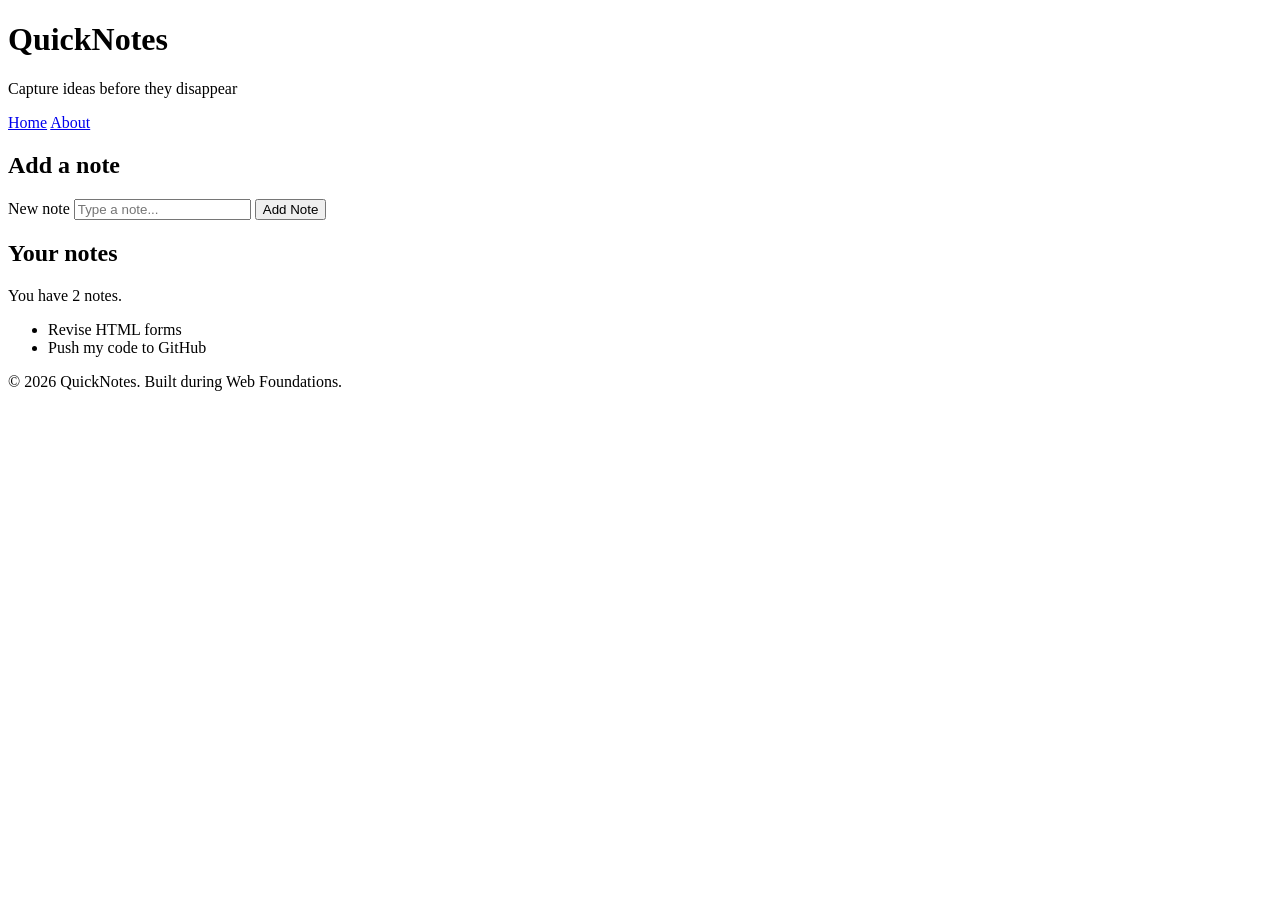
<file: day1/index.html>
<!DOCTYPE html>
<html lang="en">
  <head>
    <meta charset="UTF-8" />
    <meta name="viewport" content="width=device-width, initial-scale=1.0" />
    <title>QuickNotes</title>
  </head>
  <body>
    <header>
      <h1>QuickNotes</h1>
      <p>Capture ideas before they disappear</p>
      <nav>
        <a href="index.html">Home</a>
        <a href="about.html">About</a>
      </nav>
    </header>
 
    <main>
      <section>
        <h2>Add a note</h2>
        <form id="note-form">
          <label for="note-input">New note</label>
          <input type="text" id="note-input" placeholder="Type a note..." />
          <button type="submit">Add Note</button>
        </form>
      </section>
 
      <section>
        <h2>Your notes</h2>
        <p id="note-count">You have 2 notes.</p>
        <ul id="notes-list">
          <li>Revise HTML forms</li>
          <li>Push my code to GitHub</li>
        </ul>
      </section>
    </main>
 
    <footer>
      <p>&copy; 2026 QuickNotes. Built during Web Foundations.</p>
    </footer>
  </body>
</html>
</file>
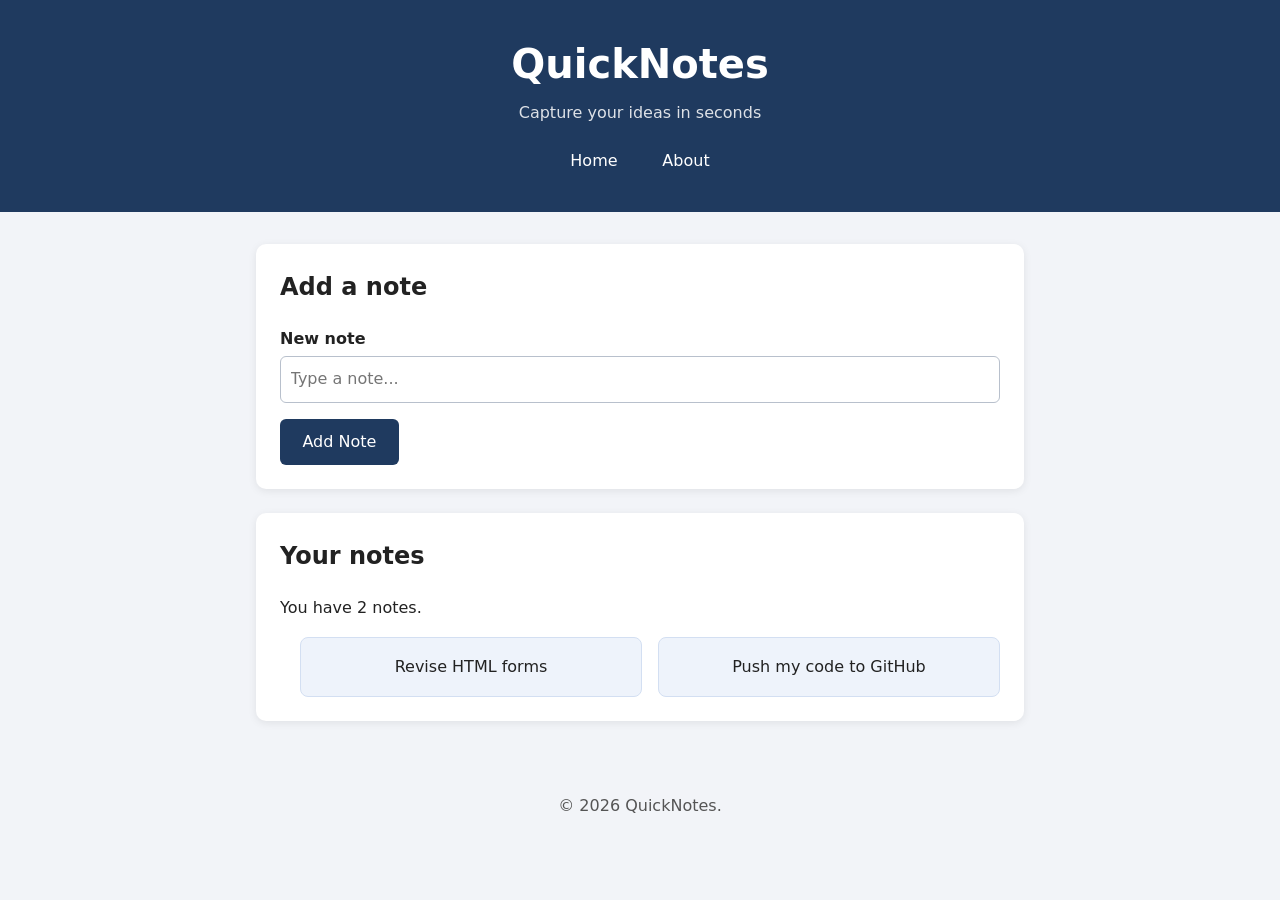
<file: day2/index.html>
<!DOCTYPE html>
<html lang="en">
  <head>
    <meta charset="UTF-8" />
    <meta name="viewport" content="width=device-width, initial-scale=1.0" />
    <title>QuickNotes</title>
    <link rel="stylesheet" href="style.css" />
  </head>
  <body>
    <header>
      <h1>QuickNotes</h1>
      <p>Capture your ideas in seconds</p>
      <nav>
        <a href="index.html">Home</a>
        <a href="about.html">About</a>
      </nav>
    </header>
 
    <main>
      <section>
        <h2>Add a note</h2>
        <form id="note-form">
          <label for="note-input">New note</label>
          <input type="text" id="note-input" placeholder="Type a note..." />
          <button type="submit">Add Note</button>
        </form>
      </section>
 
      <section>
        <h2>Your notes</h2>
        <p id="note-count">You have 2 notes.</p>
        <ul class="features" id="notes-list">
          <li>Revise HTML forms</li>
          <li>Push my code to GitHub</li>
        </ul>
      </section>
    </main>
 
    <footer>
      <p>&copy; 2026 QuickNotes.</p>
    </footer>
  </body>
</html>
</file>
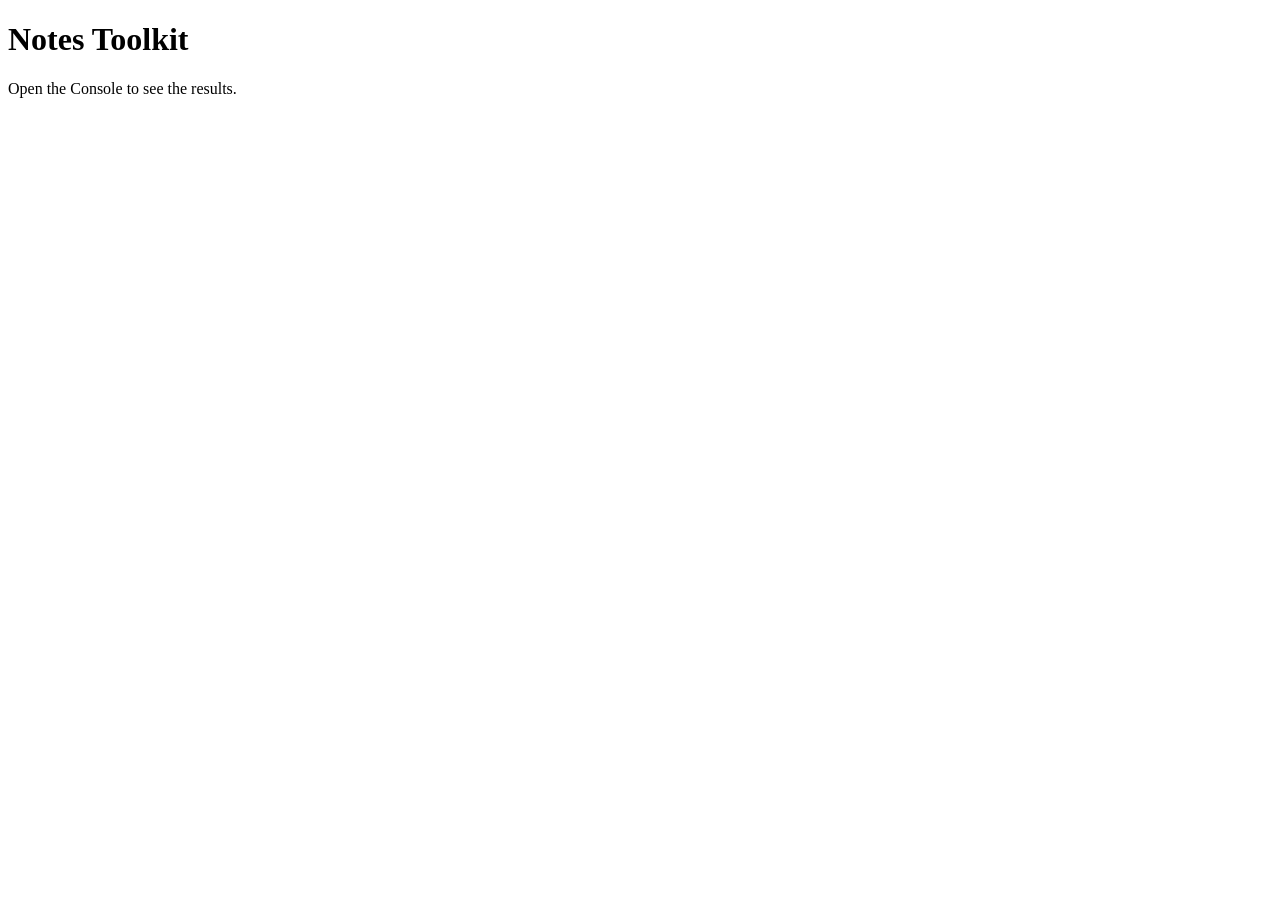
<file: day3/index.html>
<!DOCTYPE html>
<html lang="en">
<head>
  <meta charset="UTF-8">
  <meta name="viewport" content="width=device-width, initial-scale=1.0">
  <title>Notes Toolkit</title>
  <script src="script.js" defer></script>
</head>
<body>
  <h1>Notes Toolkit</h1>
  <p>Open the Console to see the results.</p>
</body>
</html>
</file>
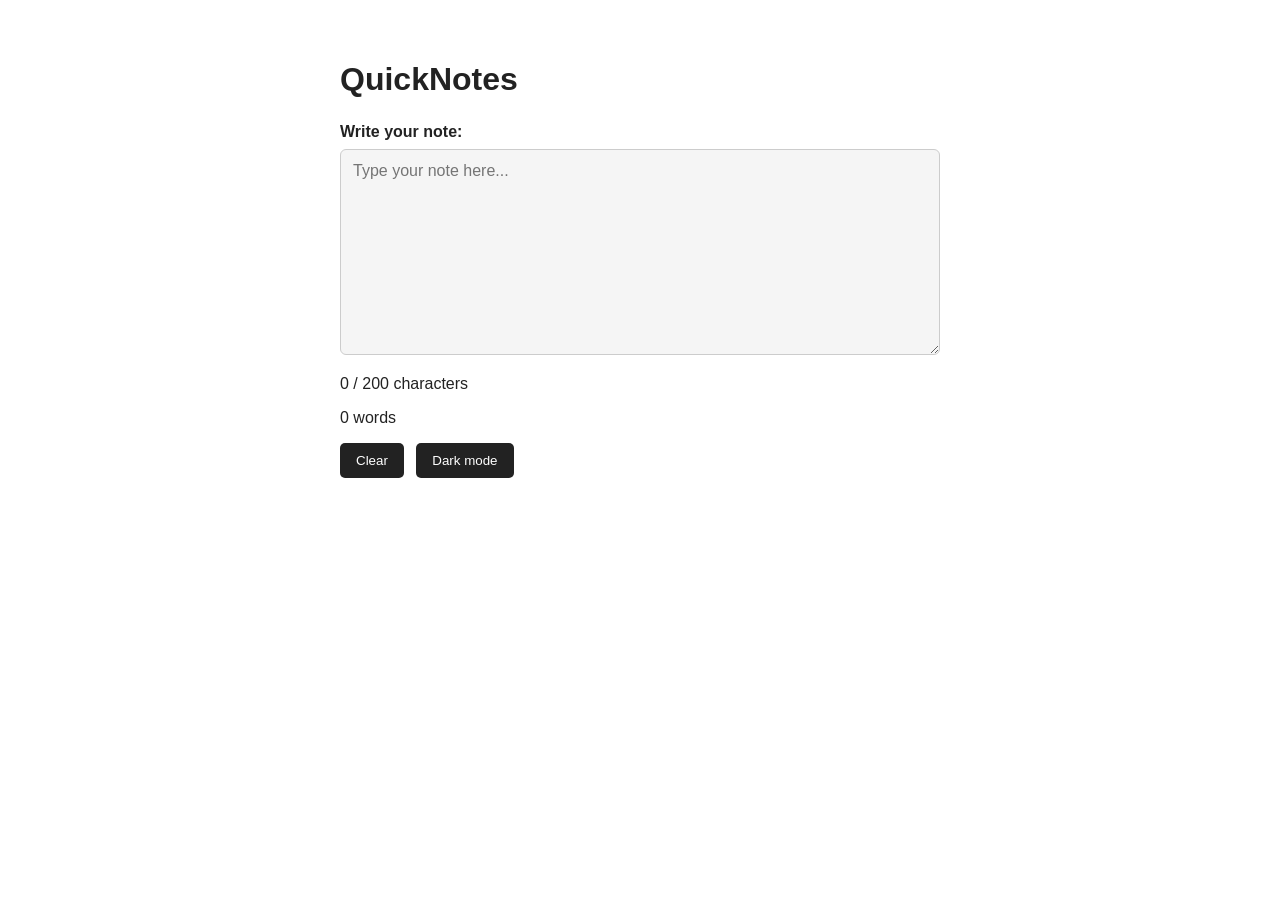
<file: day4/index.html>
<!DOCTYPE html>
<html lang="en">
<head>
  <meta charset="UTF-8">
  <meta name="viewport" content="width=device-width, initial-scale=1.0">
  <title>QuickNotes</title>

  <link rel="stylesheet" href="style.css">
  <script src="script.js" defer></script>
</head>

<body>
  <main>
    <h1>QuickNotes</h1>

    <label for="note-text">Write your note:</label>

    <textarea
      id="note-text"
      rows="10"
      placeholder="Type your note here..."
    ></textarea>

    <p id="char-count">0 / 200 characters</p>
    <p id="word-count">0 words</p>

    <button id="clear-btn" type="button">Clear</button>
    <button id="theme-toggle" type="button">Dark mode</button>
  </main>
</body>
</html>
</file>
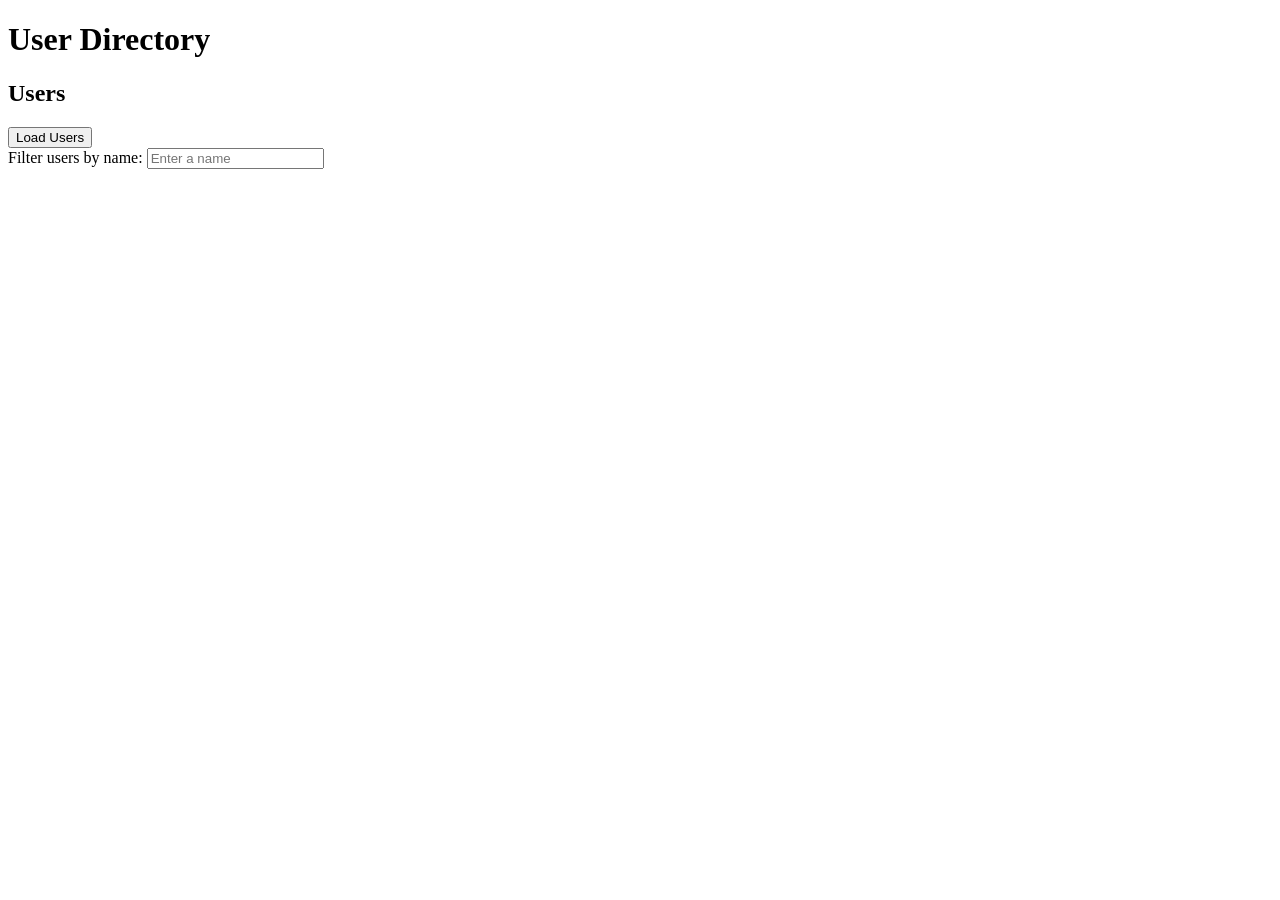
<file: day5/index.html>
<!DOCTYPE html>
<html lang="en">

<head>
  <meta charset="UTF-8">
  <meta name="viewport" content="width=device-width, initial-scale=1.0">

  <title>User Directory</title>

  <script src="users.js" defer></script>
</head>

<body>

  <header>
    <h1>User Directory</h1>
  </header>

  <main>

    <section>
      <h2>Users</h2>

      <button id="load-users" type="button">
        Load Users
      </button>

      <div>
        <label for="filter-input">
          Filter users by name:
        </label>

        <input
          type="text"
          id="filter-input"
          placeholder="Enter a name"
        >
      </div>

      <p id="status"></p>

      <ul id="users-list"></ul>

    </section>

  </main>

</body>

</html>
</file>
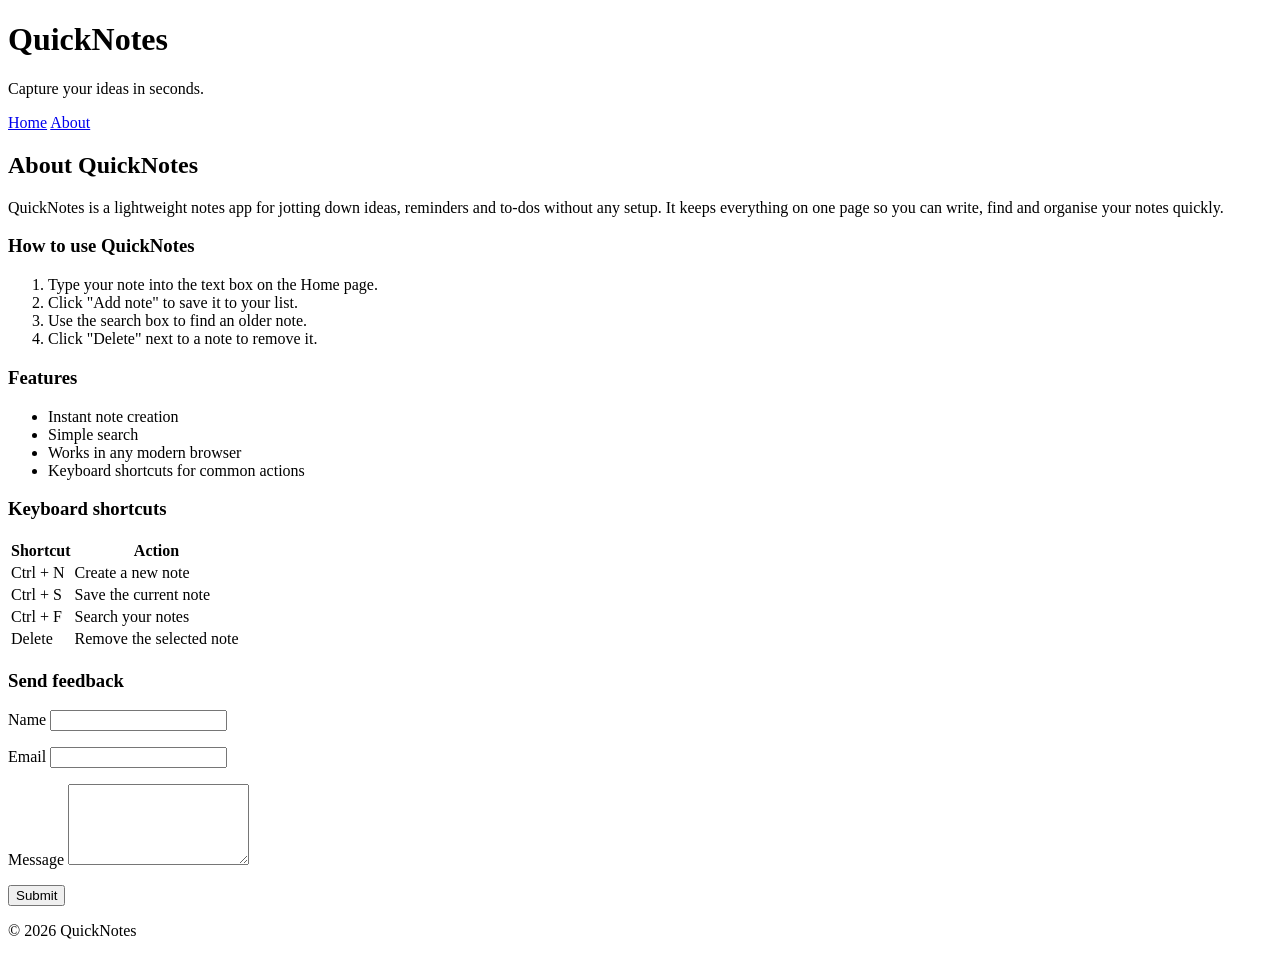
<file: day1/about.html>
<!DOCTYPE html>
<html lang="en">
<head>
  <meta charset="UTF-8">
  <meta name="viewport" content="width=device-width, initial-scale=1.0">
  <title>About QuickNotes</title>
</head>
<body>
  <header>
    <h1>QuickNotes</h1>
    <p>Capture your ideas in seconds.</p>
    <nav>
      <a href="index.html">Home</a>
      <a href="about.html">About</a>
    </nav>
  </header>

  <main>
    <h2>About QuickNotes</h2>
    <p>
      QuickNotes is a lightweight notes app for jotting down ideas, reminders
      and to-dos without any setup. It keeps everything on one page so you can
      write, find and organise your notes quickly.
    </p>

    <section>
      <h3>How to use QuickNotes</h3>
      <ol>
        <li>Type your note into the text box on the Home page.</li>
        <li>Click "Add note" to save it to your list.</li>
        <li>Use the search box to find an older note.</li>
        <li>Click "Delete" next to a note to remove it.</li>
      </ol>
    </section>

    <section>
      <h3>Features</h3>
      <ul>
        <li>Instant note creation</li>
        <li>Simple search</li>
        <li>Works in any modern browser</li>
        <li>Keyboard shortcuts for common actions</li>
      </ul>
    </section>

    <section>
      <h3>Keyboard shortcuts</h3>
      <table>
        <thead>
          <tr>
            <th>Shortcut</th>
            <th>Action</th>
          </tr>
        </thead>
        <tbody>
          <tr>
            <td>Ctrl + N</td>
            <td>Create a new note</td>
          </tr>
          <tr>
            <td>Ctrl + S</td>
            <td>Save the current note</td>
          </tr>
          <tr>
            <td>Ctrl + F</td>
            <td>Search your notes</td>
          </tr>
          <tr>
            <td>Delete</td>
            <td>Remove the selected note</td>
          </tr>
        </tbody>
      </table>
    </section>

    <section>
      <h3>Send feedback</h3>
      <form action="#" method="post">
        <p>
          <label for="name">Name</label>
          <input type="text" id="name" name="name">
        </p>
        <p>
          <label for="email">Email</label>
          <input type="email" id="email" name="email">
        </p>
        <p>
          <label for="message">Message</label>
          <textarea id="message" name="message" rows="5"></textarea>
        </p>
        <button type="submit">Submit</button>
      </form>
    </section>
  </main>

  <footer>
    <p>&copy; 2026 QuickNotes</p>
  </footer>
</body>
</html>
</file>
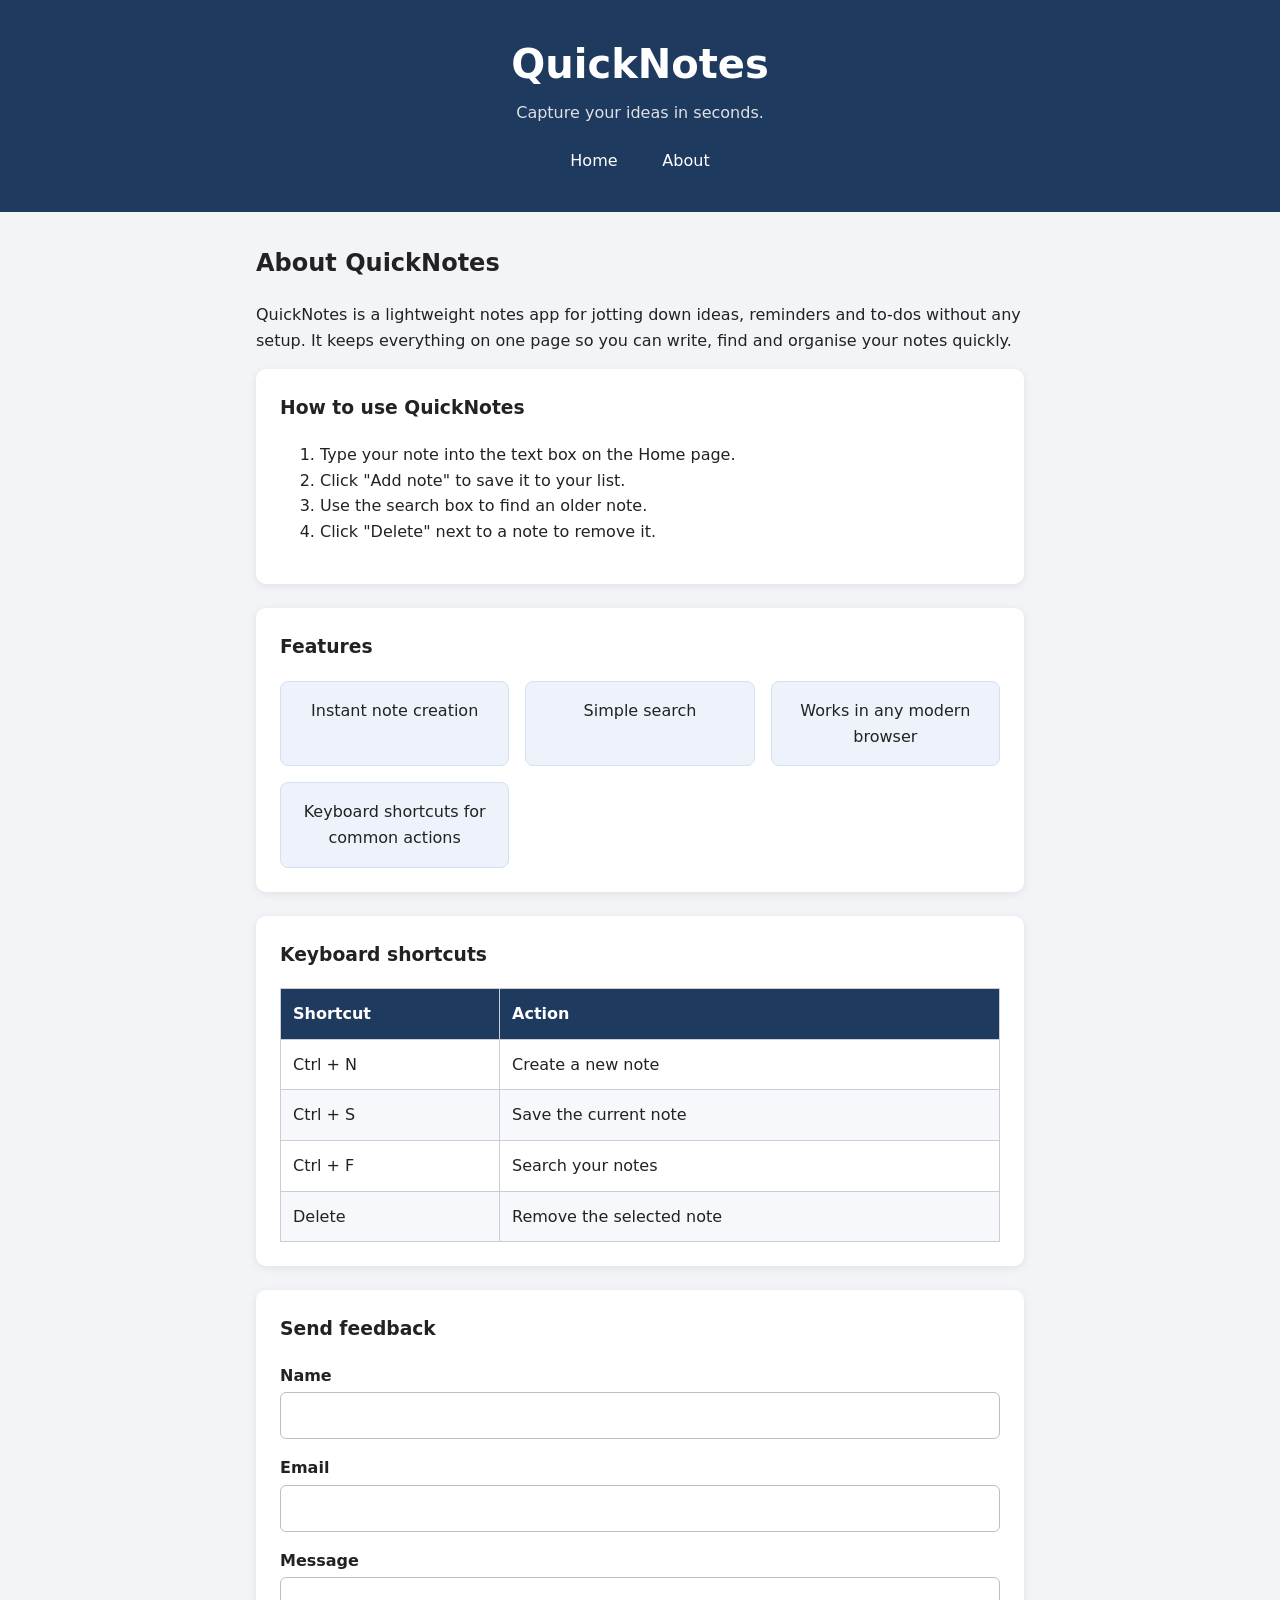
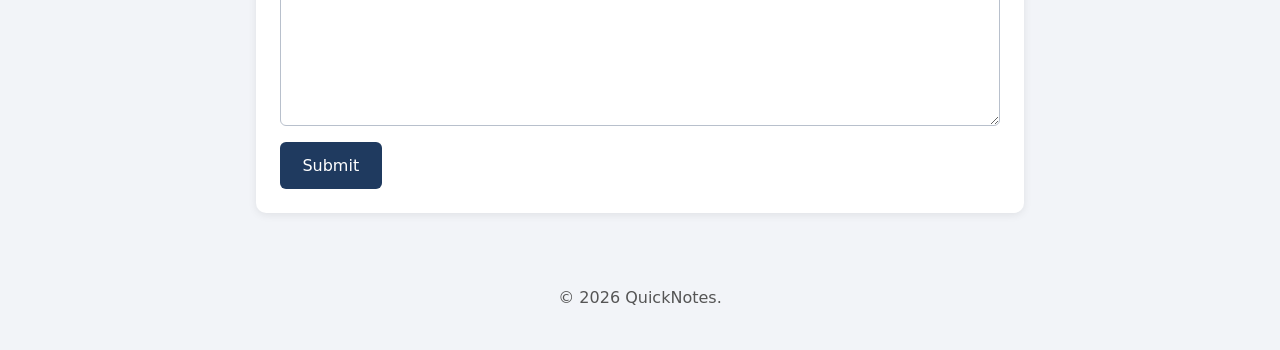
<file: day2/about.html>
<!DOCTYPE html>
<html lang="en">
<head>
  <meta charset="UTF-8">
  <meta name="viewport" content="width=device-width, initial-scale=1.0">
  <title>About QuickNotes</title>
  <link rel="stylesheet" href="style.css">
</head>
<body>
  <header>
    <h1>QuickNotes</h1>
    <p>Capture your ideas in seconds.</p>
    <nav>
      <a href="index.html">Home</a>
      <a href="about.html">About</a>
    </nav>
  </header>

  <main>
    <h2>About QuickNotes</h2>
    <p>
      QuickNotes is a lightweight notes app for jotting down ideas, reminders
      and to-dos without any setup. It keeps everything on one page so you can
      write, find and organise your notes quickly.
    </p>

    <section>
      <h3>How to use QuickNotes</h3>
      <ol>
        <li>Type your note into the text box on the Home page.</li>
        <li>Click "Add note" to save it to your list.</li>
        <li>Use the search box to find an older note.</li>
        <li>Click "Delete" next to a note to remove it.</li>
      </ol>
    </section>

    <section>
      <h3>Features</h3>
      <ul class="features">
        <li>Instant note creation</li>
        <li>Simple search</li>
        <li>Works in any modern browser</li>
        <li>Keyboard shortcuts for common actions</li>
      </ul>
    </section>

    <section>
      <h3>Keyboard shortcuts</h3>
      <table>
        <thead>
          <tr>
            <th>Shortcut</th>
            <th>Action</th>
          </tr>
        </thead>
        <tbody>
          <tr>
            <td>Ctrl + N</td>
            <td>Create a new note</td>
          </tr>
          <tr>
            <td>Ctrl + S</td>
            <td>Save the current note</td>
          </tr>
          <tr>
            <td>Ctrl + F</td>
            <td>Search your notes</td>
          </tr>
          <tr>
            <td>Delete</td>
            <td>Remove the selected note</td>
          </tr>
        </tbody>
      </table>
    </section>

    <section>
      <h3>Send feedback</h3>
      <form action="#" method="post">
        <p>
          <label for="name">Name</label>
          <input type="text" id="name" name="name">
        </p>
        <p>
          <label for="email">Email</label>
          <input type="email" id="email" name="email">
        </p>
        <p>
          <label for="message">Message</label>
          <textarea id="message" name="message" rows="5"></textarea>
        </p>
        <button type="submit">Submit</button>
      </form>
    </section>
  </main>

  <footer>
    <p>&copy; 2026 QuickNotes.</p>
  </footer>
</body>
</html>
</file>
<file: day2/style.css>
*,
*::before,
*::after {
  box-sizing: border-box;
}

body {
  margin: 0;
  font-family: system-ui, -apple-system, "Segoe UI", Arial, sans-serif;
  line-height: 1.6;
  color: #222;
  background-color: #f2f4f8;
}

header {
  background-color: #1f3a5f;
  color: #fff;
  text-align: center;
  padding: 2rem 1rem;
}

header h1 {
  margin: 0 0 0.25rem;
  font-size: 2.5rem;
}

header p {
  margin: 0 0 1rem;
  opacity: 0.85;
}

/* Navigation bar (Flexbox, centred row) */
nav {
  display: flex;
  justify-content: center;
  gap: 16px;
}

nav a {
  color: #fff;
  text-decoration: none;
  padding: 0.4rem 0.9rem;
  border-radius: 6px;
}

/*Centred main and white card sections */
main {
  max-width: 800px;
  margin: 2rem auto;
  padding: 0 1rem;
}

main > h2 {
  margin-top: 0;
}

section {
  background-color: #fff;
  padding: 1.5rem;
  margin-bottom: 1.5rem;
  border-radius: 10px;
  box-shadow: 0 2px 8px rgba(0, 0, 0, 0.08);
}

section h2,
section h3 {
  margin-top: 0;
}

#notes-list {
  padding-left: 1.25rem;
}

footer {
  text-align: center;
  padding: 1.5rem 1rem;
  color: #555;
}

/*Features list as a responsive card grid */
.features {
  list-style: none;
  margin: 0;
  padding: 0;
  display: grid;
  grid-template-columns: repeat(auto-fit, minmax(180px, 1fr));
  gap: 1rem;
}

.features li {
  background-color: #eef3fb;
  border: 1px solid #d3dff2;
  border-radius: 8px;
  padding: 1rem;
  text-align: center;
}

/* Table and feedback form  */
table {
  width: 100%;
  border-collapse: collapse;
}

th,
td {
  border: 1px solid #c8cdd6;
  padding: 0.75rem;
  text-align: left;
}

th {
  background-color: #1f3a5f;
  color: #fff;
}

tbody tr:nth-child(even) {
  background-color: #f6f8fb;
}

form p {
  margin: 0;
}

form label {
  display: block;
  margin-bottom: 0.25rem;
  font-weight: 600;
}

form input,
form textarea {
  display: block;
  width: 100%;
  padding: 0.6rem;
  margin-bottom: 1rem;
  border: 1px solid #b8c0cc;
  border-radius: 6px;
  font: inherit;
}

form input:focus,
form textarea:focus {
  outline: 2px solid #1f3a5f;
  border-color: #1f3a5f;
}

button {
  background-color: #1f3a5f;
  color: #fff;
  border: none;
  border-radius: 6px;
  padding: 0.65rem 1.4rem;
  font: inherit;
  cursor: pointer;
}

/* Hover effects with transitions */
nav a {
  transition: background-color 0.2s ease, color 0.2s ease;
}

nav a:hover,
nav a:focus-visible {
  background-color: #fff;
  color: #1f3a5f;
}

button {
  transition: background-color 0.2s ease, transform 0.2s ease;
}

button:hover {
  background-color: #2f5a94;
  transform: translateY(-2px);
}

/* Small screens: smaller header text and padding*/
@media (max-width: 600px) {
  header {
    padding: 1rem 0.75rem;
  }

  header h1 {
    font-size: 1.6rem;
  }

  header p {
    font-size: 0.9rem;
  }

  section {
    padding: 1rem;
  }
}
</file>
<file: day4/style.css>
:root {
  --background: #ffffff;
  --text: #222222;
  --surface: #f5f5f5;
  --border: #cccccc;
  --button-bg: #222222;
  --button-text: #ffffff;
}

body.dark {
  --background: #1c1c1c;
  --text: #f5f5f5;
  --surface: #2c2c2c;
  --border: #555555;
  --button-bg: #f5f5f5;
  --button-text: #222222;
}

* {
  box-sizing: border-box;
}

body {
  margin: 0;
  padding: 40px 20px;
  font-family: Arial, sans-serif;

  background-color: var(--background);
  color: var(--text);
}

main {
  max-width: 600px;
  margin: 0 auto;
}

h1 {
  margin-bottom: 25px;
}

label {
  display: block;
  margin-bottom: 8px;
  font-weight: bold;
}

textarea {
  width: 100%;
  padding: 12px;

  font-family: inherit;
  font-size: 16px;

  color: var(--text);
  background-color: var(--surface);

  border: 1px solid var(--border);
  border-radius: 6px;

  resize: vertical;
}

button {
  padding: 10px 16px;
  margin-right: 8px;

  border: none;
  border-radius: 5px;

  background-color: var(--button-bg);
  color: var(--button-text);

  cursor: pointer;
}

/* More than 180 characters */
.warning {
  color: orange;
}

/* More than 200 characters */
.over {
  color: red;
  font-weight: bold;
}
</file>
